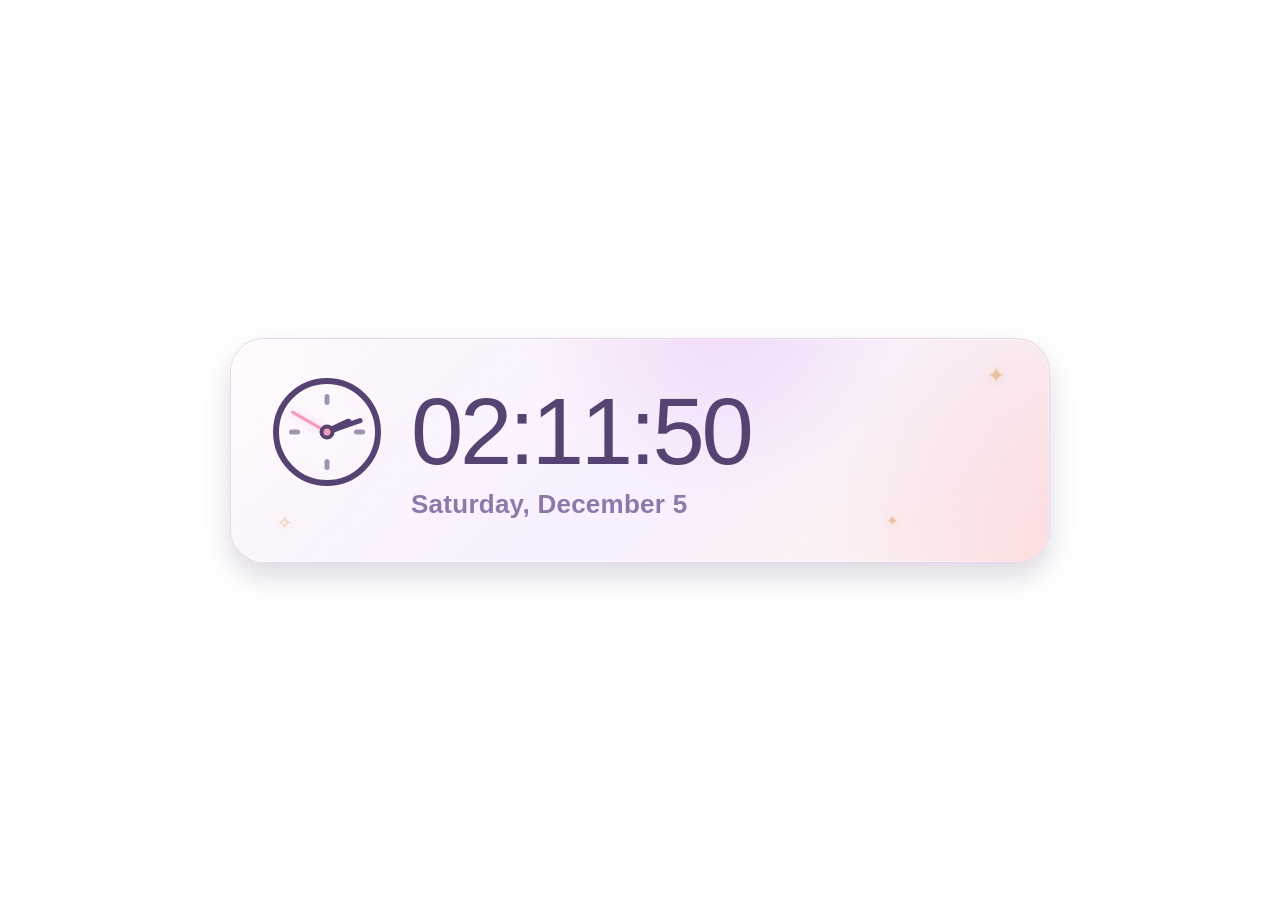
<file: clock.html>
<!doctype html>
<html lang="en">
  <head>
    <meta charset="UTF-8" />
    <meta name="viewport" content="width=device-width, initial-scale=1.0" />

    <title>OBS Clock Widget</title>

    <link rel="stylesheet" href="css/style.css" />
  </head>
  <body>
    <main class="widget-wrap">
      <section class="clock-card" aria-label="Asteria Seravia OBS clock widget">
        <div class="card-sparkle sparkle-one">✦</div>
        <div class="card-sparkle sparkle-two">✧</div>
        <div class="card-sparkle sparkle-three">✦</div>

        <div class="clock-layout">
          <div class="analog-clock" aria-hidden="true">
            <div class="clock-face">
              <span class="tick tick-top"></span>
              <span class="tick tick-right"></span>
              <span class="tick tick-bottom"></span>
              <span class="tick tick-left"></span>

              <div class="hand hour-hand" id="hourHand"></div>
              <div class="hand minute-hand" id="minuteHand"></div>
              <div class="hand second-hand" id="secondHand"></div>
              <div class="clock-center"></div>
            </div>
          </div>

          <h1 id="time" class="time">00:00:00</h1>

          <div class="label-window" aria-live="polite">
            <p id="rotatingLabel" class="rotating-label">Friday, June 12</p>
          </div>
        </div>
      </section>
    </main>

    <script src="js/config.js"></script>
    <script src="js/clock.js"></script>
  </body>
</html>
</file>
<file: css/style.css>
:root {
  --font-main: "Segoe UI Rounded", "Segoe UI", "Inter", Arial, sans-serif;

  --card-width: 820px;
  --card-height: 225px;

  --clock-size: 108px;
  --time-size: 94px;

  --widget-bg: transparent;

  --card-bg: linear-gradient(135deg, #fff8fb 0%, #f8efff 55%, #fff4eb 100%);
  --card-border: rgba(192, 146, 211, 0.32);
  --card-inner-border: rgba(255, 255, 255, 0.82);
  --shadow: rgba(83, 63, 112, 0.2);

  --text-main: #574372;
  --text-soft: #8d78a8;

  --clock-ring: #574372;
  --clock-hour: #574372;
  --clock-minute: #574372;
  --clock-second: #f59bbb;

  --sparkle: #dfae72;
}

* {
  box-sizing: border-box;
}

html,
body {
  margin: 0;
  width: 100%;
  height: 100%;
}

body {
  background: var(--widget-bg);
  font-family: var(--font-main);
  overflow: hidden;
}

/* Theme: Asteria Lavender */
body[data-theme="asteria-lavender"] {
  --card-bg: linear-gradient(135deg, #fff8fb 0%, #f8efff 55%, #fff4eb 100%);
  --card-border: rgba(192, 146, 211, 0.32);
  --card-inner-border: rgba(255, 255, 255, 0.82);
  --shadow: rgba(83, 63, 112, 0.2);

  --text-main: #574372;
  --text-soft: #8d78a8;

  --clock-ring: #574372;
  --clock-hour: #574372;
  --clock-minute: #574372;
  --clock-second: #f59bbb;

  --sparkle: #dfae72;
}

/* Theme: Cute Light */
body[data-theme="cute-light"] {
  --card-bg: linear-gradient(135deg, #fffdf8 0%, #fff6fb 52%, #fff1e3 100%);
  --card-border: rgba(0, 0, 0, 0.06);
  --card-inner-border: rgba(255, 255, 255, 0.9);
  --shadow: rgba(0, 0, 0, 0.12);

  --text-main: #3f3852;
  --text-soft: #736987;

  --clock-ring: #3f3852;
  --clock-hour: #3f3852;
  --clock-minute: #3f3852;
  --clock-second: #ff7aa8;

  --sparkle: #e2a75d;
}

/* Theme: Dark Navy */
body[data-theme="dark-navy"] {
  --card-bg: linear-gradient(135deg, #17193d 0%, #20244f 60%, #2b2145 100%);
  --card-border: rgba(255, 255, 255, 0.08);
  --card-inner-border: rgba(255, 255, 255, 0.06);
  --shadow: rgba(0, 0, 0, 0.35);

  --text-main: #f7f3ff;
  --text-soft: #d7d0f5;

  --clock-ring: #f7f3ff;
  --clock-hour: #f7f3ff;
  --clock-minute: #f7f3ff;
  --clock-second: #ff77b7;

  --sparkle: #f0c46d;
}

.widget-wrap {
  width: 100%;
  height: 100%;
  padding: 16px;

  display: flex;
  align-items: center;
  justify-content: center;
}

.clock-card {
  position: relative;

  width: min(var(--card-width), calc(100vw - 32px));
  height: var(--card-height);

  padding: 30px 42px;
  border-radius: 34px;

  background: var(--card-bg);
  border: 1px solid var(--card-border);

  box-shadow:
    0 14px 28px var(--shadow),
    inset 0 0 0 1px var(--card-inner-border);

  overflow: hidden;
}

.clock-card::before {
  content: "";
  position: absolute;
  inset: -45%;

  background:
    radial-gradient(
      circle at 18% 28%,
      rgba(255, 255, 255, 0.78),
      transparent 20%
    ),
    radial-gradient(
      circle at 80% 70%,
      rgba(246, 163, 194, 0.34),
      transparent 22%
    ),
    radial-gradient(
      circle at 55% 18%,
      rgba(215, 154, 221, 0.24),
      transparent 20%
    );

  pointer-events: none;
}

.clock-card::after {
  content: "";
  position: absolute;
  inset: 0;

  background-image: radial-gradient(
    rgba(87, 67, 114, 0.08) 1px,
    transparent 1px
  );
  background-size: 18px 18px;

  opacity: 0.28;
  pointer-events: none;
}

/*
  Grid keeps the analog clock aligned with the digital time.
  The label is on its own row, so it will not push the clock around.
*/
.clock-layout {
  position: relative;
  z-index: 2;

  height: 100%;

  display: grid;
  grid-template-columns: var(--clock-size) minmax(0, 1fr);
  grid-template-rows: var(--clock-size) 36px;
  column-gap: 30px;

  align-content: center;
}

.analog-clock {
  grid-column: 1;
  grid-row: 1;

  width: var(--clock-size);
  height: var(--clock-size);

  align-self: center;
  justify-self: center;
}

.clock-face {
  position: relative;

  width: 100%;
  height: 100%;

  border: 6px solid var(--clock-ring);
  border-radius: 50%;

  background: radial-gradient(
    circle at center,
    rgba(255, 255, 255, 0.36),
    transparent 58%
  );
}

.tick {
  position: absolute;
  display: block;

  background: var(--clock-ring);
  border-radius: 999px;
  opacity: 0.55;
}

.tick-top,
.tick-bottom {
  width: 5px;
  height: 11px;

  left: 50%;
  transform: translateX(-50%);
}

.tick-top {
  top: 10px;
}

.tick-bottom {
  bottom: 10px;
}

.tick-left,
.tick-right {
  width: 11px;
  height: 5px;

  top: 50%;
  transform: translateY(-50%);
}

.tick-left {
  left: 10px;
}

.tick-right {
  right: 10px;
}

/*
  This hand setup fixes the resizing issue.
  The hands always start from the center and rotate correctly.
*/
.hand {
  position: absolute;
  left: 50%;
  top: 50%;

  transform-origin: 50% 100%;
  transform: translate(-50%, -100%) rotate(0deg);

  border-radius: 999px;
}

.hour-hand {
  width: 7px;
  height: 28%;
  background: var(--clock-hour);
}

.minute-hand {
  width: 5px;
  height: 39%;
  background: var(--clock-minute);
}

.second-hand {
  width: 3px;
  height: 43%;
  background: var(--clock-second);
  box-shadow: 0 0 8px rgba(245, 155, 187, 0.55);
}

.clock-center {
  position: absolute;
  left: 50%;
  top: 50%;

  width: 15px;
  height: 15px;

  background: var(--clock-second);
  border: 4px solid var(--clock-ring);
  border-radius: 50%;

  transform: translate(-50%, -50%);
}

.time {
  grid-column: 2;
  grid-row: 1;

  align-self: center;

  margin: 0;

  /*
    Fixed width keeps the card stable.
    HH:MM:SS always has 8 characters.
  */
  width: 8.25ch;

  color: var(--text-main);

  font-size: var(--time-size);
  font-weight: 350;
  line-height: 1;
  letter-spacing: -0.035em;

  font-variant-numeric: tabular-nums;
  font-feature-settings: "tnum";

  white-space: nowrap;
}

.label-window {
  grid-column: 2;
  grid-row: 2;

  position: relative;

  width: 100%;
  max-width: 460px;
  height: 36px;

  overflow: hidden;
}

.rotating-label {
  position: absolute;
  left: 0;
  top: 0;

  margin: 0;
  width: 100%;
  height: 36px;

  color: var(--text-soft);

  font-size: 26px;
  font-weight: 650;
  line-height: 36px;
  letter-spacing: 0.01em;

  white-space: nowrap;
  overflow: hidden;
  text-overflow: ellipsis;

  opacity: 1;
  transform: translateY(0);

  transition:
    opacity 320ms ease,
    transform 320ms cubic-bezier(0.22, 1, 0.36, 1);
}

.rotating-label.is-exiting {
  opacity: 0;
  transform: translateY(-10px);
}

.rotating-label.is-entering {
  opacity: 0;
  transform: translateY(10px);
}

.card-sparkle {
  position: absolute;
  z-index: 1;

  color: var(--sparkle);
  opacity: 0.65;

  text-shadow: 0 0 10px rgba(223, 174, 114, 0.45);
  pointer-events: none;

  animation: floatSparkle 4.5s ease-in-out infinite;
}

.sparkle-one {
  top: 24px;
  right: 44px;
  font-size: 22px;
}

.sparkle-two {
  bottom: 28px;
  left: 46px;
  font-size: 18px;
  animation-delay: 1s;
}

.sparkle-three {
  right: 150px;
  bottom: 32px;
  font-size: 15px;
  animation-delay: 1.8s;
}

@keyframes floatSparkle {
  0%,
  100% {
    transform: translateY(0) scale(1);
    opacity: 0.45;
  }

  50% {
    transform: translateY(-5px) scale(1.08);
    opacity: 0.85;
  }
}

/* Smaller OBS source support */
@media (max-width: 720px) {
  :root {
    --card-height: 205px;
    --clock-size: 92px;
    --time-size: 76px;
  }

  .clock-card {
    padding: 28px 34px;
  }

  .clock-layout {
    column-gap: 24px;
    grid-template-rows: var(--clock-size) 34px;
  }

  .label-window,
  .rotating-label {
    height: 34px;
  }

  .rotating-label {
    font-size: 22px;
    line-height: 34px;
  }
}

@media (max-width: 560px) {
  :root {
    --card-height: 185px;
    --clock-size: 78px;
    --time-size: 62px;
  }

  .clock-card {
    padding: 24px 28px;
    border-radius: 30px;
  }

  .clock-layout {
    column-gap: 20px;
  }

  .rotating-label {
    font-size: 19px;
  }
}
</file>
